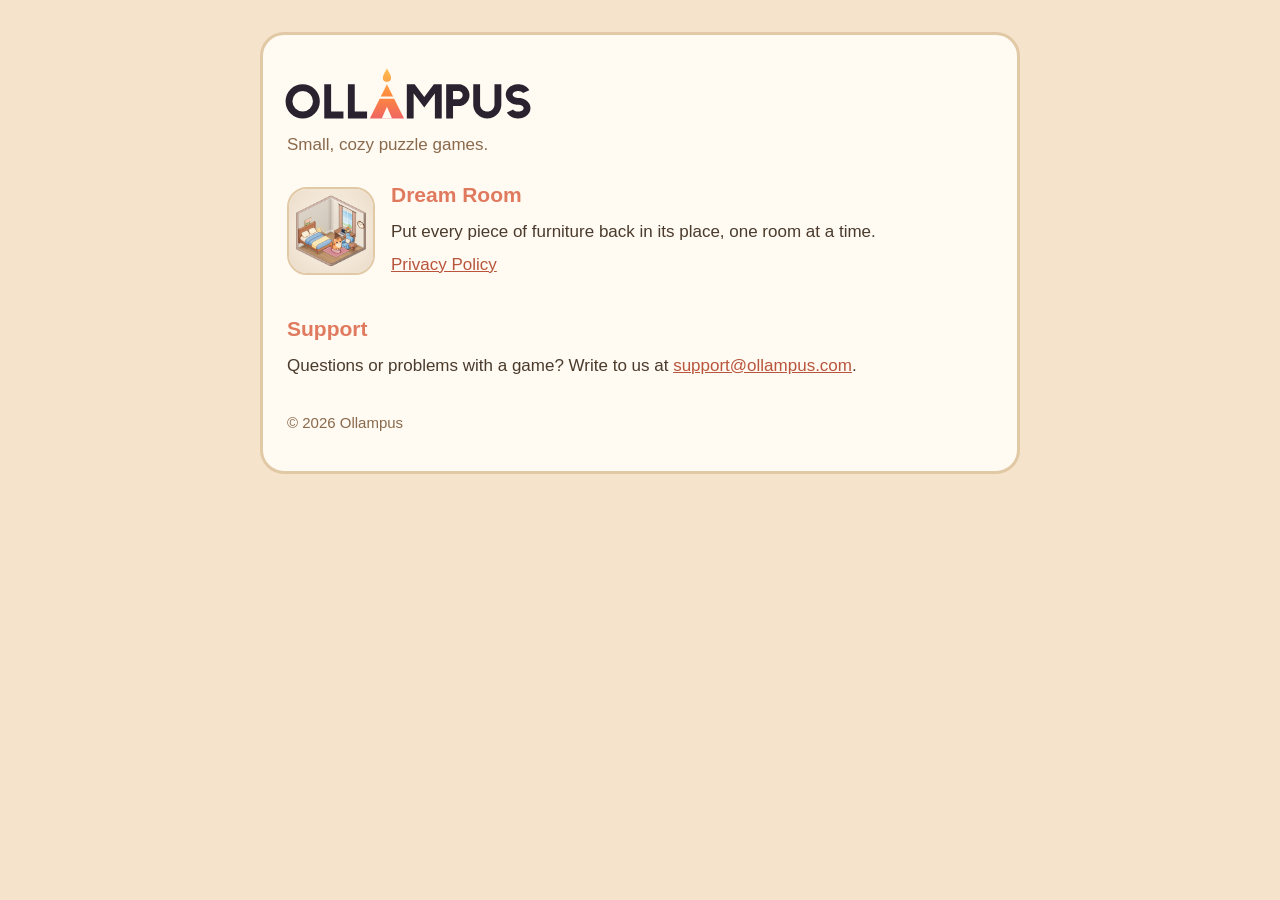
<file: index.html>
<!doctype html>
<html lang="en">
<head>
<meta charset="utf-8">
<meta name="viewport" content="width=device-width, initial-scale=1">
<title>Ollampus</title>
<meta name="description" content="Ollampus makes cozy puzzle games.">
<link rel="icon" href="/favicon.ico" sizes="any">
<link rel="icon" href="/icon.svg" type="image/svg+xml">
<link rel="apple-touch-icon" href="/apple-touch-icon.png">
<link rel="stylesheet" href="/style.css">
</head>
<body>
<main>
  <h1 class="logo"><img src="/logo.svg" alt="Ollampus"></h1>
  <p class="sub">Small, cozy puzzle games.</p>

  <div class="app">
    <img src="/room-puzzle/icon.png" alt="Dream Room icon">
    <div>
      <h2 style="margin:0">Dream Room</h2>
      <p>Put every piece of furniture back in its place, one room at a time.</p>
      <p><a href="/room-puzzle/privacy/">Privacy Policy</a></p>
    </div>
  </div>

  <h2>Support</h2>
  <p>Questions or problems with a game? Write to us at
    <a href="mailto:support@ollampus.com">support@ollampus.com</a>.</p>

  <footer>© 2026 Ollampus</footer>
</main>
</body>
</html>
</file>
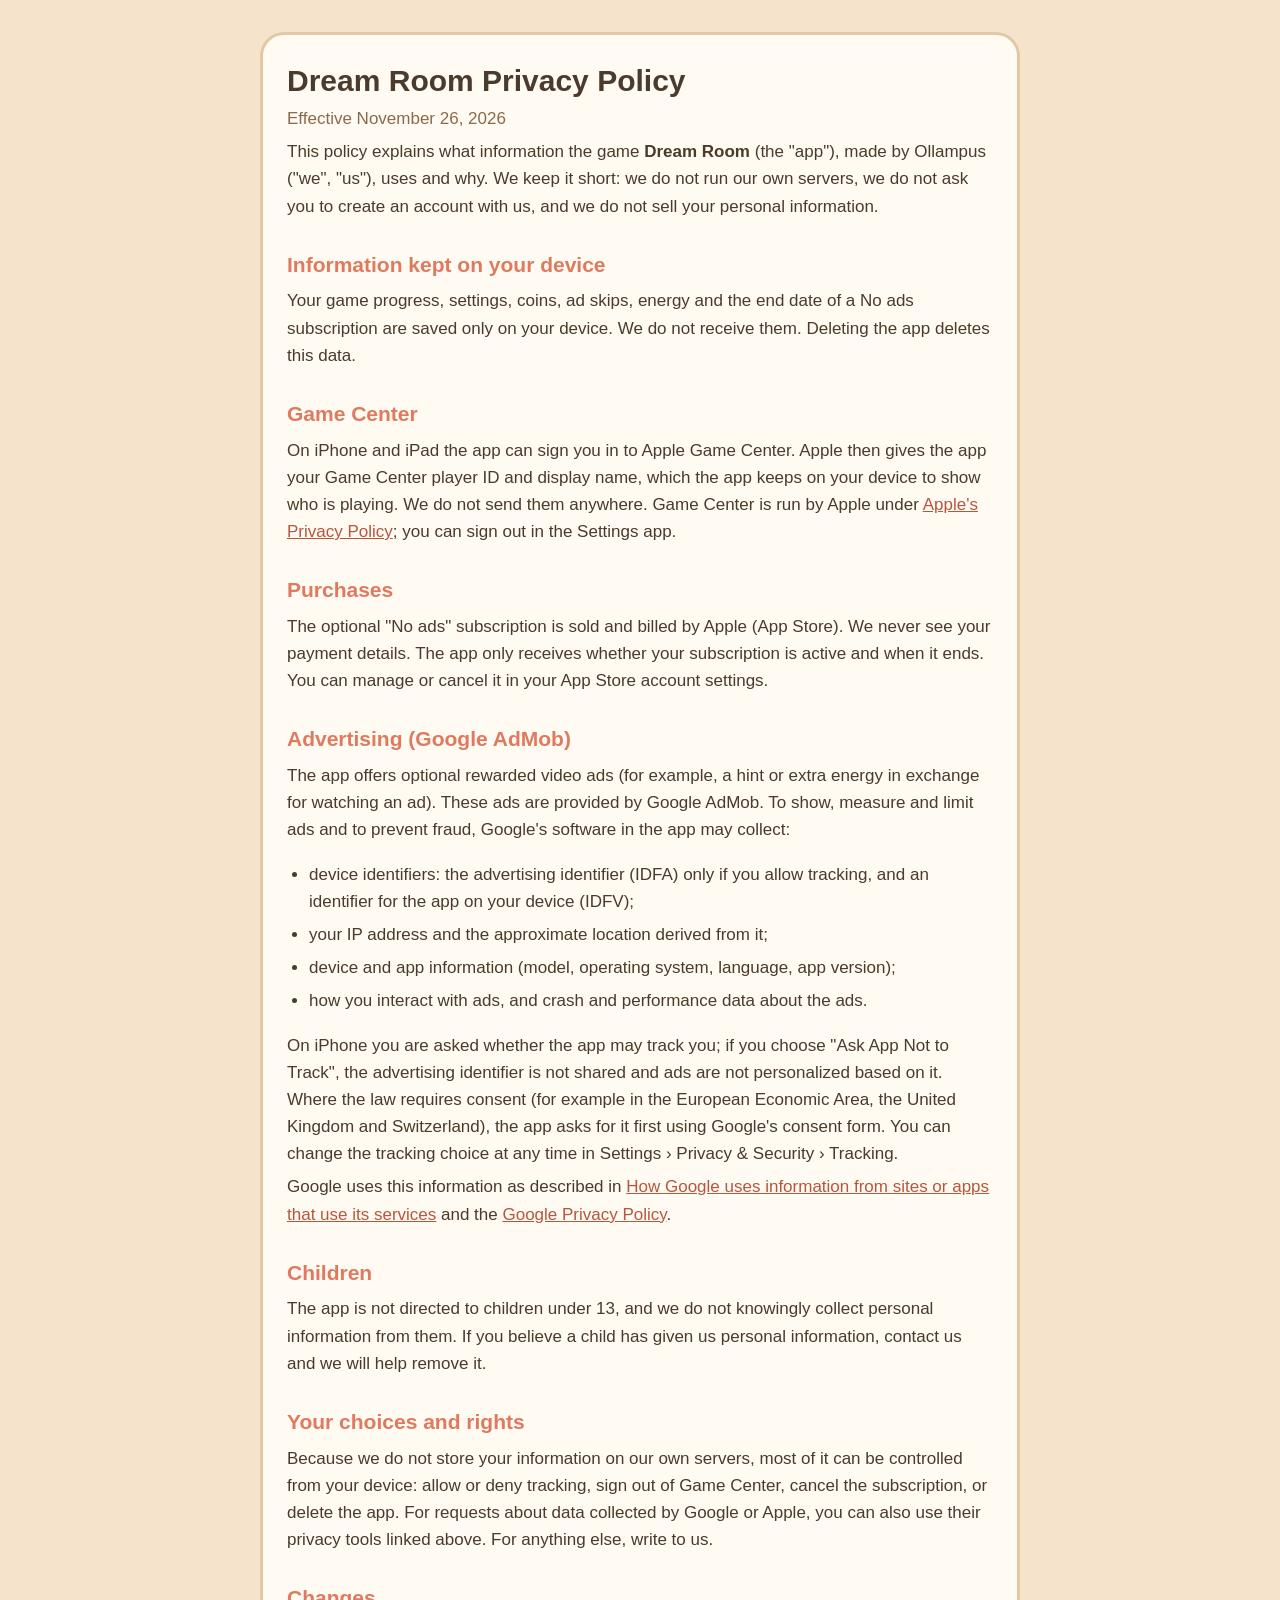
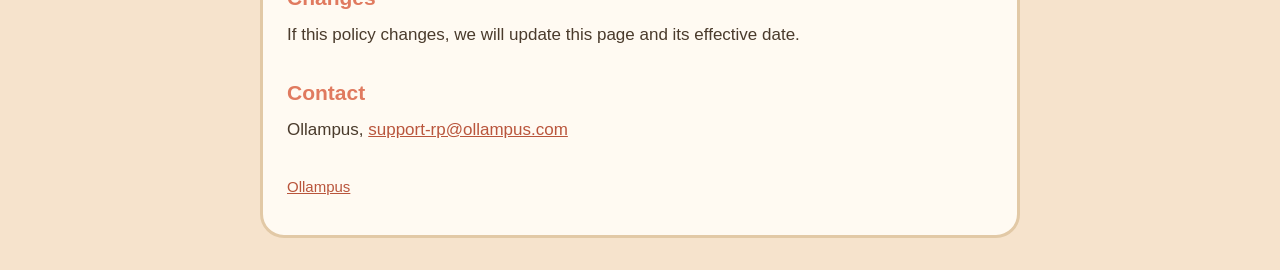
<file: room-puzzle/privacy/index.html>
<!doctype html>
<html lang="en">
<head>
<meta charset="utf-8">
<meta name="viewport" content="width=device-width, initial-scale=1">
<title>Dream Room Privacy</title>
<meta name="description" content="Privacy Policy of the Dream Room game by Ollampus.">
<link rel="icon" href="/favicon.ico" sizes="any">
<link rel="icon" href="/icon.svg" type="image/svg+xml">
<link rel="apple-touch-icon" href="/apple-touch-icon.png">
<link rel="stylesheet" href="/style.css">
</head>
<body>
<main>
  <h1>Dream Room Privacy Policy</h1>
  <p class="sub">Effective November 26, 2026</p>

  <p>This policy explains what information the game <strong>Dream Room</strong> (the "app"), made by
    Ollampus ("we", "us"), uses and why. We keep it short: we do not run our own servers, we do not
    ask you to create an account with us, and we do not sell your personal information.</p>

  <h2>Information kept on your device</h2>
  <p>Your game progress, settings, coins, ad skips, energy and the end date of a No ads subscription
    are saved only on your device. We do not receive them. Deleting the app deletes this data.</p>

  <h2>Game Center</h2>
  <p>On iPhone and iPad the app can sign you in to Apple Game Center. Apple then gives the app your
    Game Center player ID and display name, which the app keeps on your device to show who is
    playing. We do not send them anywhere. Game Center is run by Apple under
    <a href="https://www.apple.com/legal/privacy/">Apple's Privacy Policy</a>; you can sign out in
    the Settings app.</p>

  <h2>Purchases</h2>
  <p>The optional "No ads" subscription is sold and billed by Apple (App Store). We never see your
    payment details. The app only receives whether your subscription is active and when it ends.
    You can manage or cancel it in your App Store account settings.</p>

  <h2>Advertising (Google AdMob)</h2>
  <p>The app offers optional rewarded video ads (for example, a hint or extra energy in exchange for
    watching an ad). These ads are provided by Google AdMob. To show, measure and limit ads and to
    prevent fraud, Google's software in the app may collect:</p>
  <ul>
    <li>device identifiers: the advertising identifier (IDFA) only if you allow tracking, and an
      identifier for the app on your device (IDFV);</li>
    <li>your IP address and the approximate location derived from it;</li>
    <li>device and app information (model, operating system, language, app version);</li>
    <li>how you interact with ads, and crash and performance data about the ads.</li>
  </ul>
  <p>On iPhone you are asked whether the app may track you; if you choose "Ask App Not to Track",
    the advertising identifier is not shared and ads are not personalized based on it. Where the law
    requires consent (for example in the European Economic Area, the United Kingdom and Switzerland),
    the app asks for it first using Google's consent form. You can change the tracking choice at any
    time in Settings › Privacy &amp; Security › Tracking.</p>
  <p>Google uses this information as described in
    <a href="https://policies.google.com/technologies/partner-sites">How Google uses information from
    sites or apps that use its services</a> and the
    <a href="https://policies.google.com/privacy">Google Privacy Policy</a>.</p>

  <h2>Children</h2>
  <p>The app is not directed to children under 13, and we do not knowingly collect personal
    information from them. If you believe a child has given us personal information, contact us and
    we will help remove it.</p>

  <h2>Your choices and rights</h2>
  <p>Because we do not store your information on our own servers, most of it can be controlled from
    your device: allow or deny tracking, sign out of Game Center, cancel the subscription, or delete
    the app. For requests about data collected by Google or Apple, you can also use their privacy
    tools linked above. For anything else, write to us.</p>

  <h2>Changes</h2>
  <p>If this policy changes, we will update this page and its effective date.</p>

  <h2>Contact</h2>
  <p>Ollampus, <a href="mailto:support-rp@ollampus.com">support-rp@ollampus.com</a></p>

  <footer><a href="/">Ollampus</a></footer>
</main>
</body>
</html>
</file>
<file: style.css>
:root {
  --ink: #4a3b2c;
  --sub: #8a6a4c;
  --paper: #fffaf2;
  --bg: #f6e3cc;
  --edge: #e2c9a6;
  --accent: #e07a5f;
}
* { box-sizing: border-box; }
body {
  margin: 0;
  background: var(--bg);
  color: var(--ink);
  font: 17px/1.6 -apple-system, BlinkMacSystemFont, "Segoe UI", Roboto, Helvetica, Arial, sans-serif;
}
main {
  max-width: 760px;
  margin: 32px auto;
  padding: 28px 24px 36px;
  background: var(--paper);
  border: 3px solid var(--edge);
  border-radius: 24px;
}
@media (max-width: 800px) { main { margin: 16px; } }
h1 { font-size: 30px; line-height: 1.2; margin: 0 0 6px; }
h2 { font-size: 21px; margin: 28px 0 6px; color: var(--accent); }
p, li { margin: 6px 0; }
ul { padding-left: 22px; }
a { color: #b9553c; }
h1.logo { margin: 0 0 4px -10px; line-height: 0; }
h1.logo img { height: 64px; width: auto; }
.sub { color: var(--sub); margin-top: 0; }
.app { display: flex; gap: 16px; align-items: center; margin: 20px 0; }
.app img { width: 88px; height: 88px; border-radius: 20px; border: 2px solid var(--edge); }
footer { margin-top: 32px; color: var(--sub); font-size: 15px; }
</file>
